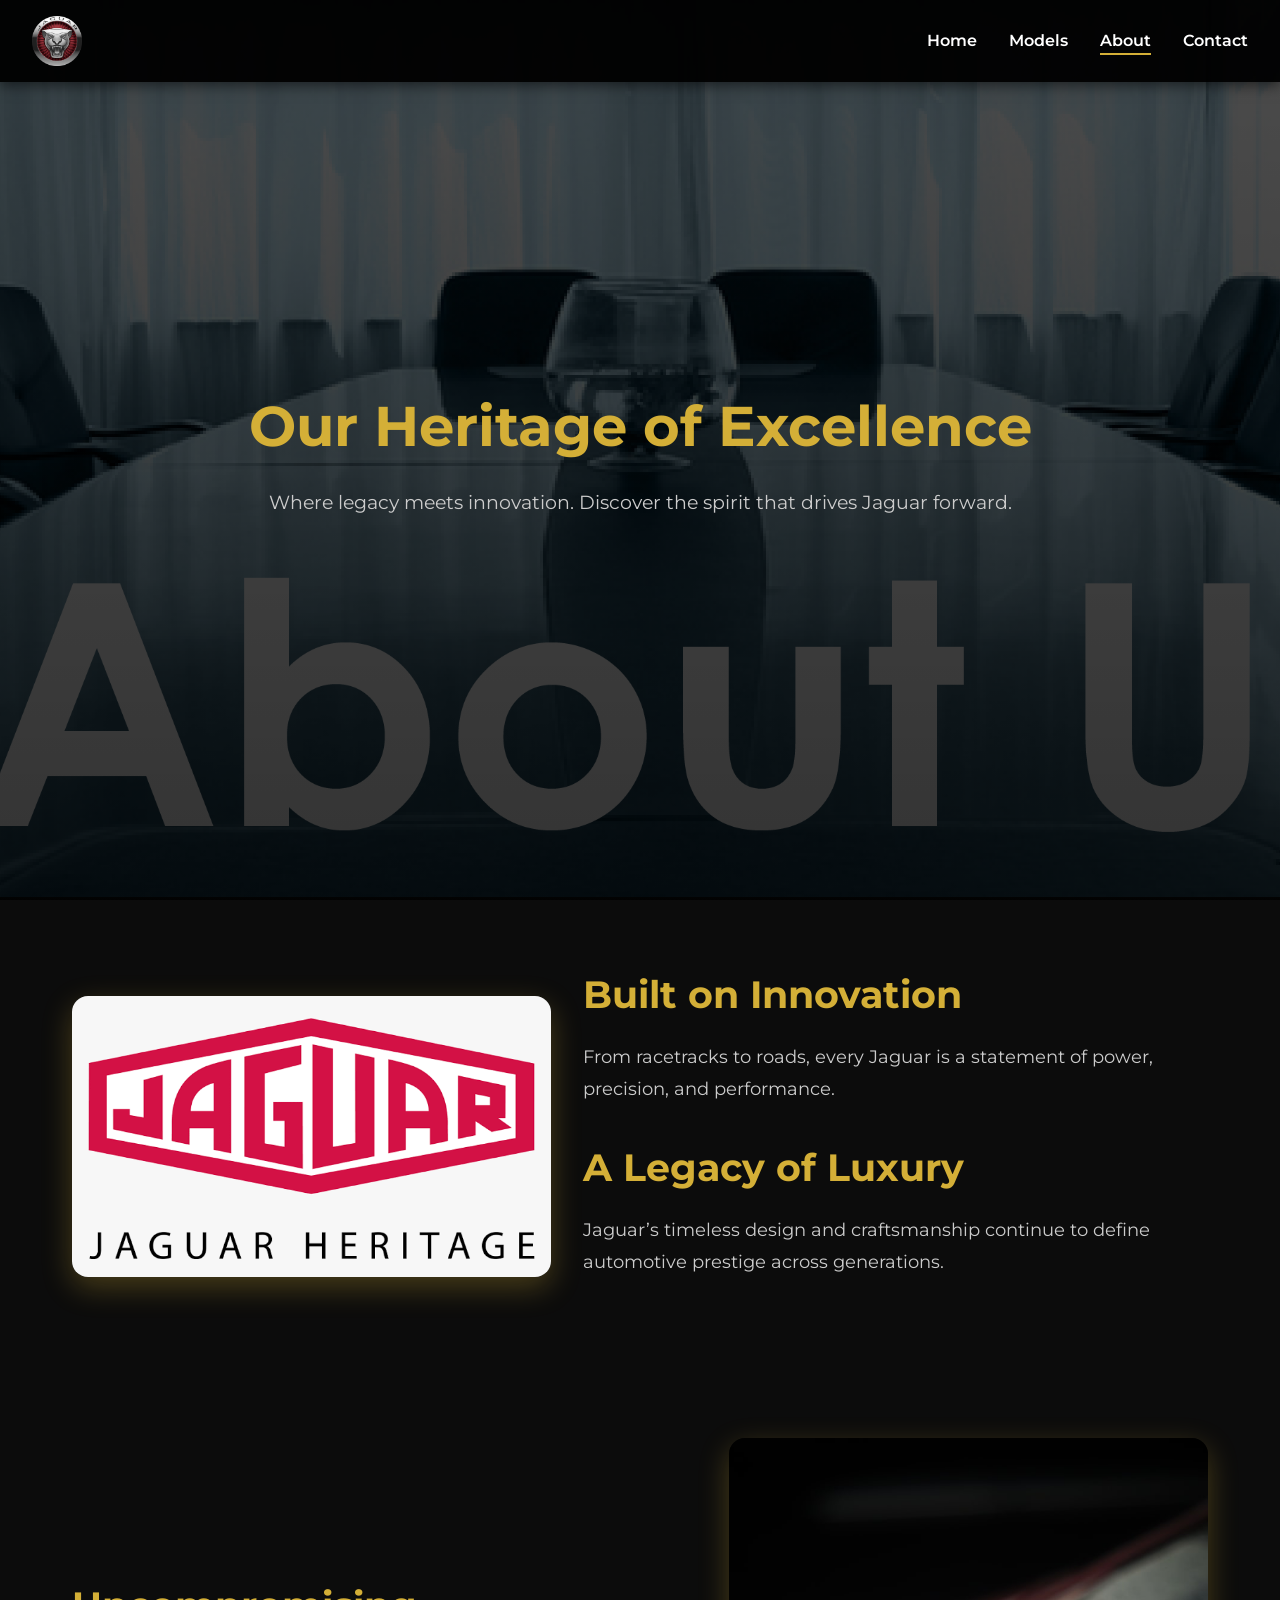
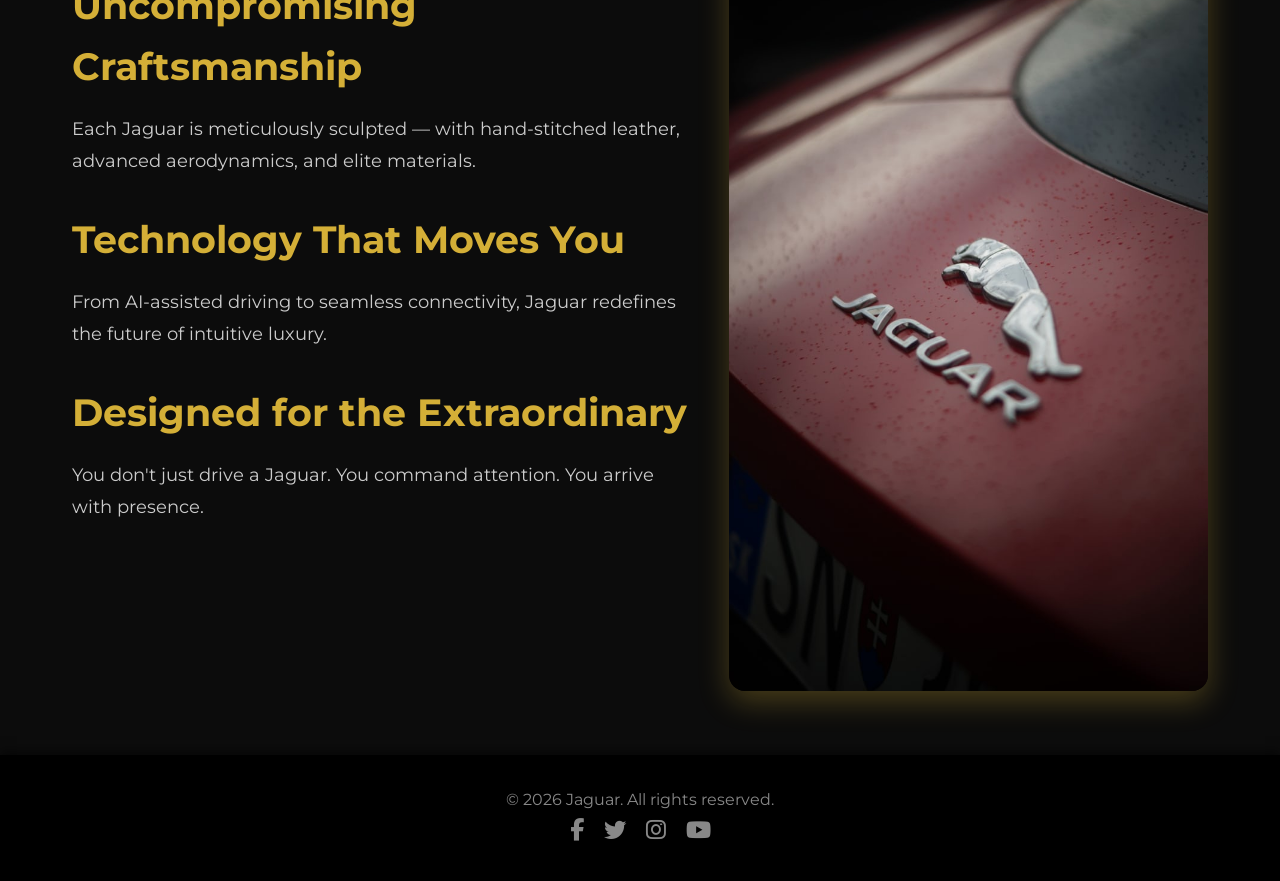
<file: pages/about.html>
<!DOCTYPE html>
<html lang="en">
<head>
  <meta charset="UTF-8" />
  <meta name="viewport" content="width=device-width, initial-scale=1">
  <title>About Jaguar</title>
  <link rel="icon" type="image/png" href="../images/jaguarlogo.png" />
  <link rel="stylesheet" href="https://cdnjs.cloudflare.com/ajax/libs/font-awesome/6.5.0/css/all.min.css" />
  <link href="https://fonts.googleapis.com/css2?family=Montserrat:wght@400;600;800&display=swap" rel="stylesheet">
  <link rel="stylesheet" href="../styles/luxury-theme.css">
</head>
<body>

  <!-- Navigation -->
  <nav class="navbar">
    <div class="logo-container">
      <a href="../index.html"><img src="../images/jaguarlogo.png" alt="Jaguar Logo" class="navbar-logo" /></a>
    </div>
    <ul>
      <li><a href="../index.html">Home</a></li>
      <li><a href="models.html">Models</a></li>
      <li><a href="about.html" class="active">About</a></li>
      <li><a href="contact.html">Contact</a></li>
    </ul>
  </nav>

  <!-- Hero Section -->
  <section class="about-hero">
    <div class="hero-text">
      <h1>Our Heritage of Excellence</h1>
      <p>Where legacy meets innovation. Discover the spirit that drives Jaguar forward.</p>
    </div>
  </section>

  <!-- About Content Sections -->
  <section class="about-content">
    <div class="image">
      <img src="../images/heritage.png" alt="Jaguar Heritage">
    </div>
    <div class="text">
      <h2>Built on Innovation</h2>
      <p>From racetracks to roads, every Jaguar is a statement of power, precision, and performance.</p>
      <h2>A Legacy of Luxury</h2>
      <p>Jaguar’s timeless design and craftsmanship continue to define automotive prestige across generations.</p>
    </div>
  </section>


 
  <section class="about-content reverse">
    <div class="image">
      <img src="../images/heritage1.jpeg" alt="Jaguar Engineering Excellence">
    </div>
    <div class="text">
      <h2>Uncompromising Craftsmanship</h2>
      <p>Each Jaguar is meticulously sculpted — with hand-stitched leather, advanced aerodynamics, and elite materials.</p>
      <h2>Technology That Moves You</h2>
      <p>From AI-assisted driving to seamless connectivity, Jaguar redefines the future of intuitive luxury.</p>
      <h2>Designed for the Extraordinary</h2>
      <p>You don't just drive a Jaguar. You command attention. You arrive with presence.</p>
    </div>
  </section>

  </section>

  <!-- Footer -->
  <footer>
    <div class="footer-content">
      <p>&copy; <script>document.write(new Date().getFullYear())</script> Jaguar. All rights reserved.</p>
      <div class="social-icons">
        <a href="https://facebook.com/jaguar"><i class="fab fa-facebook-f"></i></a>
        <a href="https://twitter.com/jaguar"><i class="fab fa-twitter"></i></a>
        <a href="https://instagram.com/jaguar"><i class="fab fa-instagram"></i></a>
<a href="https://youtube.com/jaguar"><i class="fab fa-youtube"></i></a>
      </div>
    </div>
  </footer>
</body>
</html>
</file>
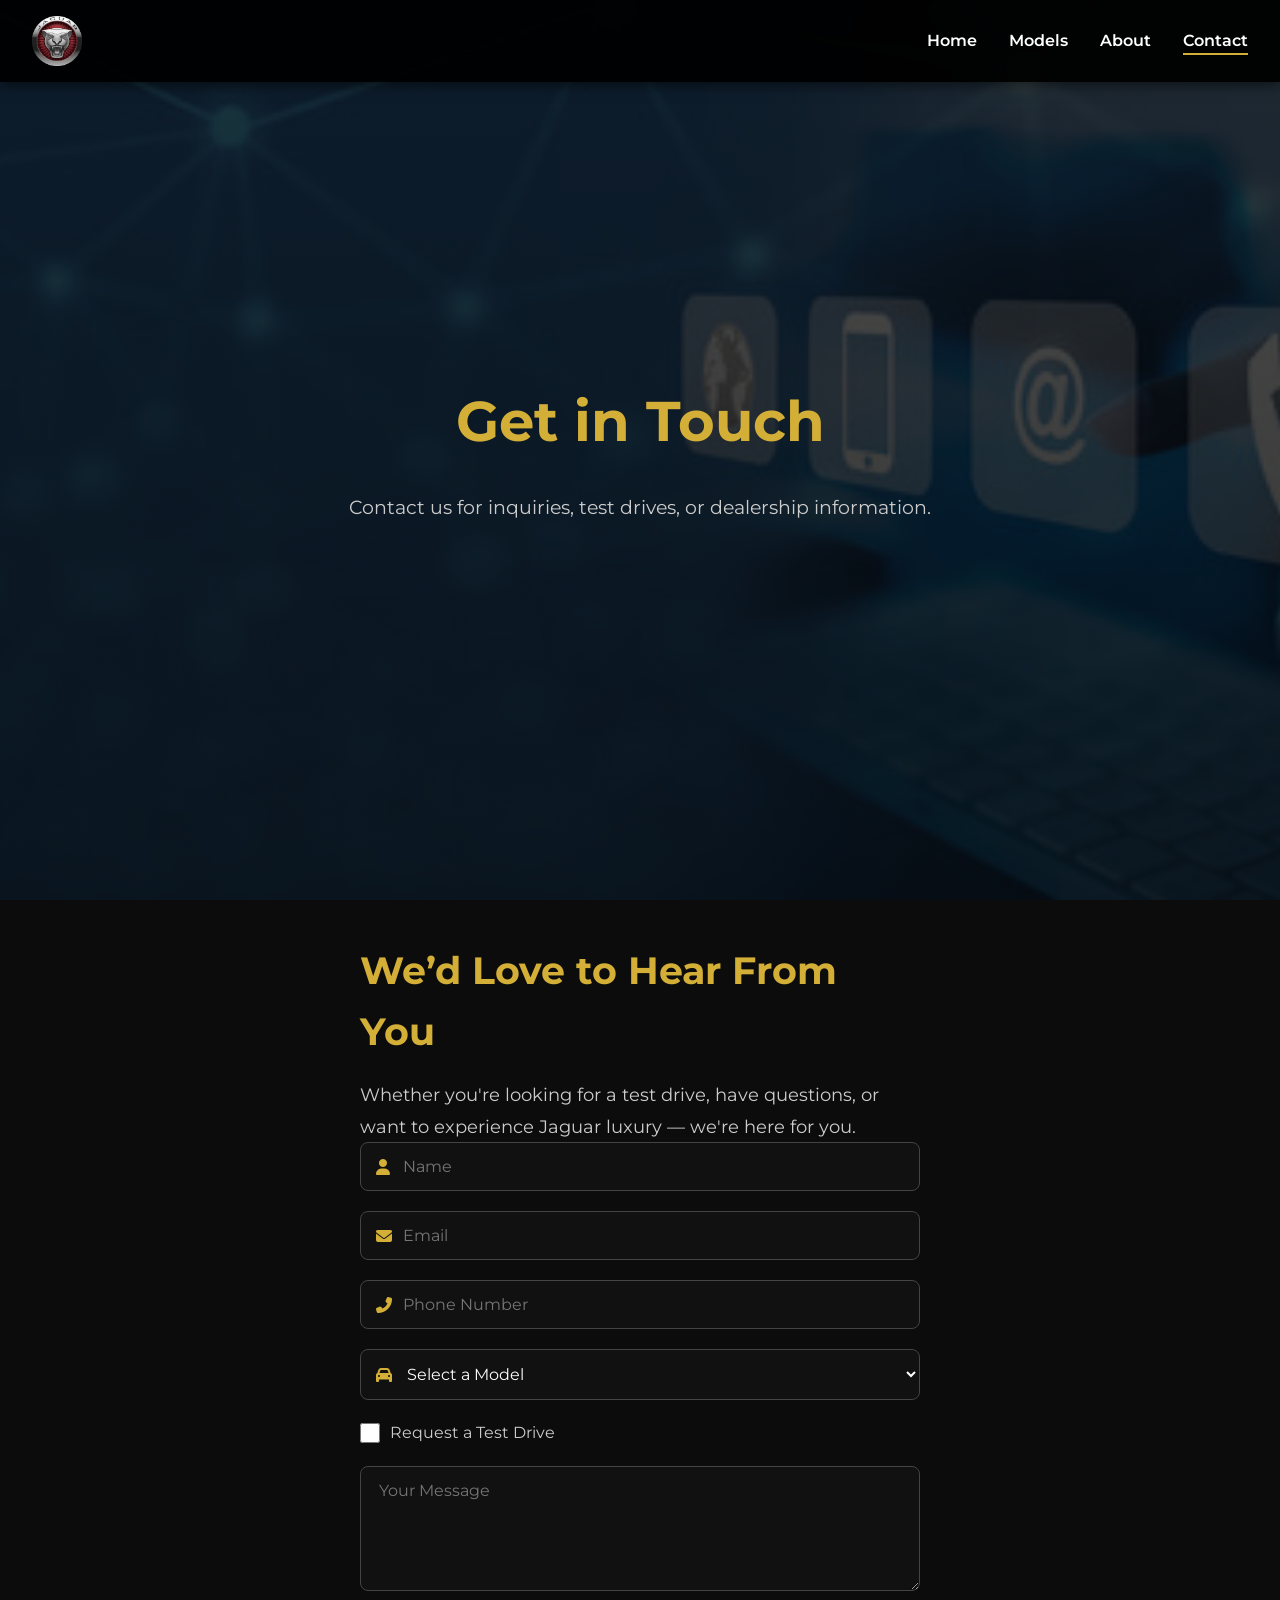
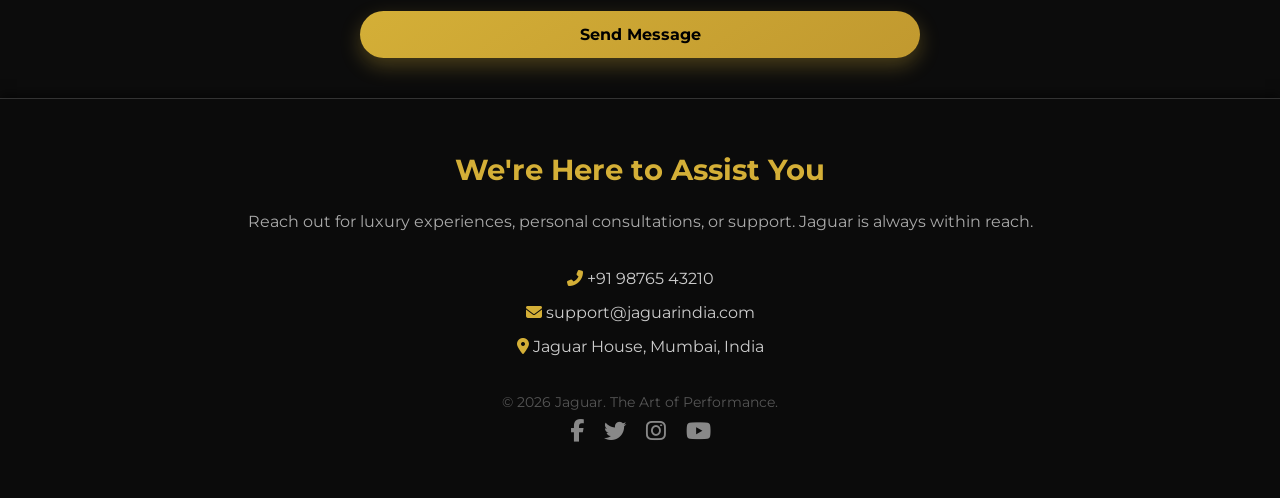
<file: pages/contact.html>
<!DOCTYPE html>
<html lang="en">
<head>
  <meta charset="UTF-8">
  <meta name="viewport" content="width=device-width, initial-scale=1">
  <title>Contact Jaguar</title>
  <link rel="icon" type="image/png" href="../images/jaguarlogo.png" />
  <link rel="stylesheet" href="https://cdnjs.cloudflare.com/ajax/libs/font-awesome/6.5.0/css/all.min.css" />
  <link href="https://fonts.googleapis.com/css2?family=Montserrat:wght@400;600;800&display=swap" rel="stylesheet">
  <link rel="stylesheet" href="../styles/luxury-theme.css">
</head>
<body>
  <nav class="navbar">
    <div class="logo-container">
      <a href="../index.html"><img src="../images/jaguarlogo.png" alt="Jaguar Logo" /></a>
    </div>
    <ul>
      <li><a href="../index.html">Home</a></li>
      <li><a href="models.html">Models</a></li>
      <li><a href="about.html">About</a></li>
      <li><a href="contact.html" class="active">Contact</a></li>
    </ul>
  </nav>

  <section class="contact-hero">
    <h1>Get in Touch</h1>
    <p>Contact us for inquiries, test drives, or dealership information.</p>
  </section>

  <section class="contact-form">
    <h2>We’d Love to Hear From You</h2>
    <p>Whether you're looking for a test drive, have questions, or want to experience Jaguar luxury — we're here for you.</p>

    <form id="jaguar-form">
      <div class="input-wrapper">
        <i class="fas fa-user"></i>
        <input type="text" placeholder="Name" required>
      </div>

      <div class="input-wrapper">
        <i class="fas fa-envelope"></i>
        <input type="email" placeholder="Email" required>
      </div>

      <div class="input-wrapper">
        <i class="fas fa-phone-alt"></i>
        <input type="tel" placeholder="Phone Number">
      </div>

      <div class="input-wrapper">
        <i class="fas fa-car"></i>
        <select required>
          <option value="" disabled selected>Select a Model</option>
          <option value="F-PACE">F-PACE</option>
          <option value="F-TYPE">F-TYPE</option>
          <option value="E-PACE">E-PACE</option>
          <option value="I-PACE">I-PACE</option>
          <option value="XJ">XJ</option>
          <option value="XE">XE</option>
        </select>
      </div>

      <label class="checkbox-label">
        <input type="checkbox">
        <span>Request a Test Drive</span>
      </label>

      <textarea placeholder="Your Message" rows="5" required></textarea>
      <button type="submit">Send Message</button>
    </form>
  </section>

  <!-- Thank You Modal -->
  <div id="thankyou-modal" class="thankyou-modal">
    <div class="thankyou-content">
      <h2>Thank You!</h2>
      <p>Your message has been sent successfully.<br>A Jaguar specialist will contact you shortly.</p>
      <button onclick="closeModal()">Close</button>
    </div>
  </div>

  <script>
    const form = document.getElementById("jaguar-form");
    const modal = document.getElementById("thankyou-modal");

    form.addEventListener("submit", function (e) {
      e.preventDefault();

      const formData = {
        name: form.querySelector('input[type="text"]').value,
        email: form.querySelector('input[type="email"]').value,
        phone: form.querySelector('input[type="tel"]').value,
        model: form.querySelector('select').value,
        testDrive: form.querySelector('input[type="checkbox"]').checked ? "Yes" : "No",
        message: form.querySelector('textarea').value,
      };

      fetch("http://localhost:3000/contact", {
        method: "POST",
        headers: { "Content-Type": "application/json" },
        body: JSON.stringify(formData),
      })
        .then(res => res.json())
        .then(data => {
          if (data.success) {
            modal.style.display = "flex";
            form.reset();
          } else {
            alert("Something went wrong: " + data.error);
          }
        });
    });

    function closeModal() {
      modal.style.display = "none";
    }
  </script>

  <footer style="background-color: #0b0b0b; padding: 3rem 1rem; text-align: center; border-top: 1px solid #333;">
    <div class="footer-contact" style="max-width: 900px; margin: auto;">
      <h2 style="color: #d4af37; font-size: 1.8rem; margin-bottom: 1rem;">We're Here to Assist You</h2>
      <p style="color: #aaa; margin-bottom: 2rem;">Reach out for luxury experiences, personal consultations, or support. Jaguar is always within reach.</p>
      <div class="contact-info" style="display: flex; flex-direction: column; gap: 0.5rem; font-size: 1rem; color: #ccc;">
        <div><i class="fas fa-phone-alt" style="color: #d4af37;"></i> +91 98765 43210</div>
        <div><i class="fas fa-envelope" style="color: #d4af37;"></i> support@jaguarindia.com</div>
        <div><i class="fas fa-map-marker-alt" style="color: #d4af37;"></i> Jaguar House, Mumbai, India</div>
      </div>
      <p style="margin-top: 2rem; color: #555; font-size: 0.9rem;">&copy; <script>document.write(new Date().getFullYear())</script> Jaguar. The Art of Performance.</p>
      <div class="social-icons">
        <a href="https://facebook.com/jaguar"><i class="fab fa-facebook-f"></i></a>
        <a href="https://twitter.com/jaguar"><i class="fab fa-twitter"></i></a>
        <a href="https://instagram.com/jaguar"><i class="fab fa-instagram"></i></a>
        <a href="https://youtube.com/jaguar"><i class="fab fa-youtube"></i></a>
      </div>
    </div>
  </footer>
</body>
</html>
</file>
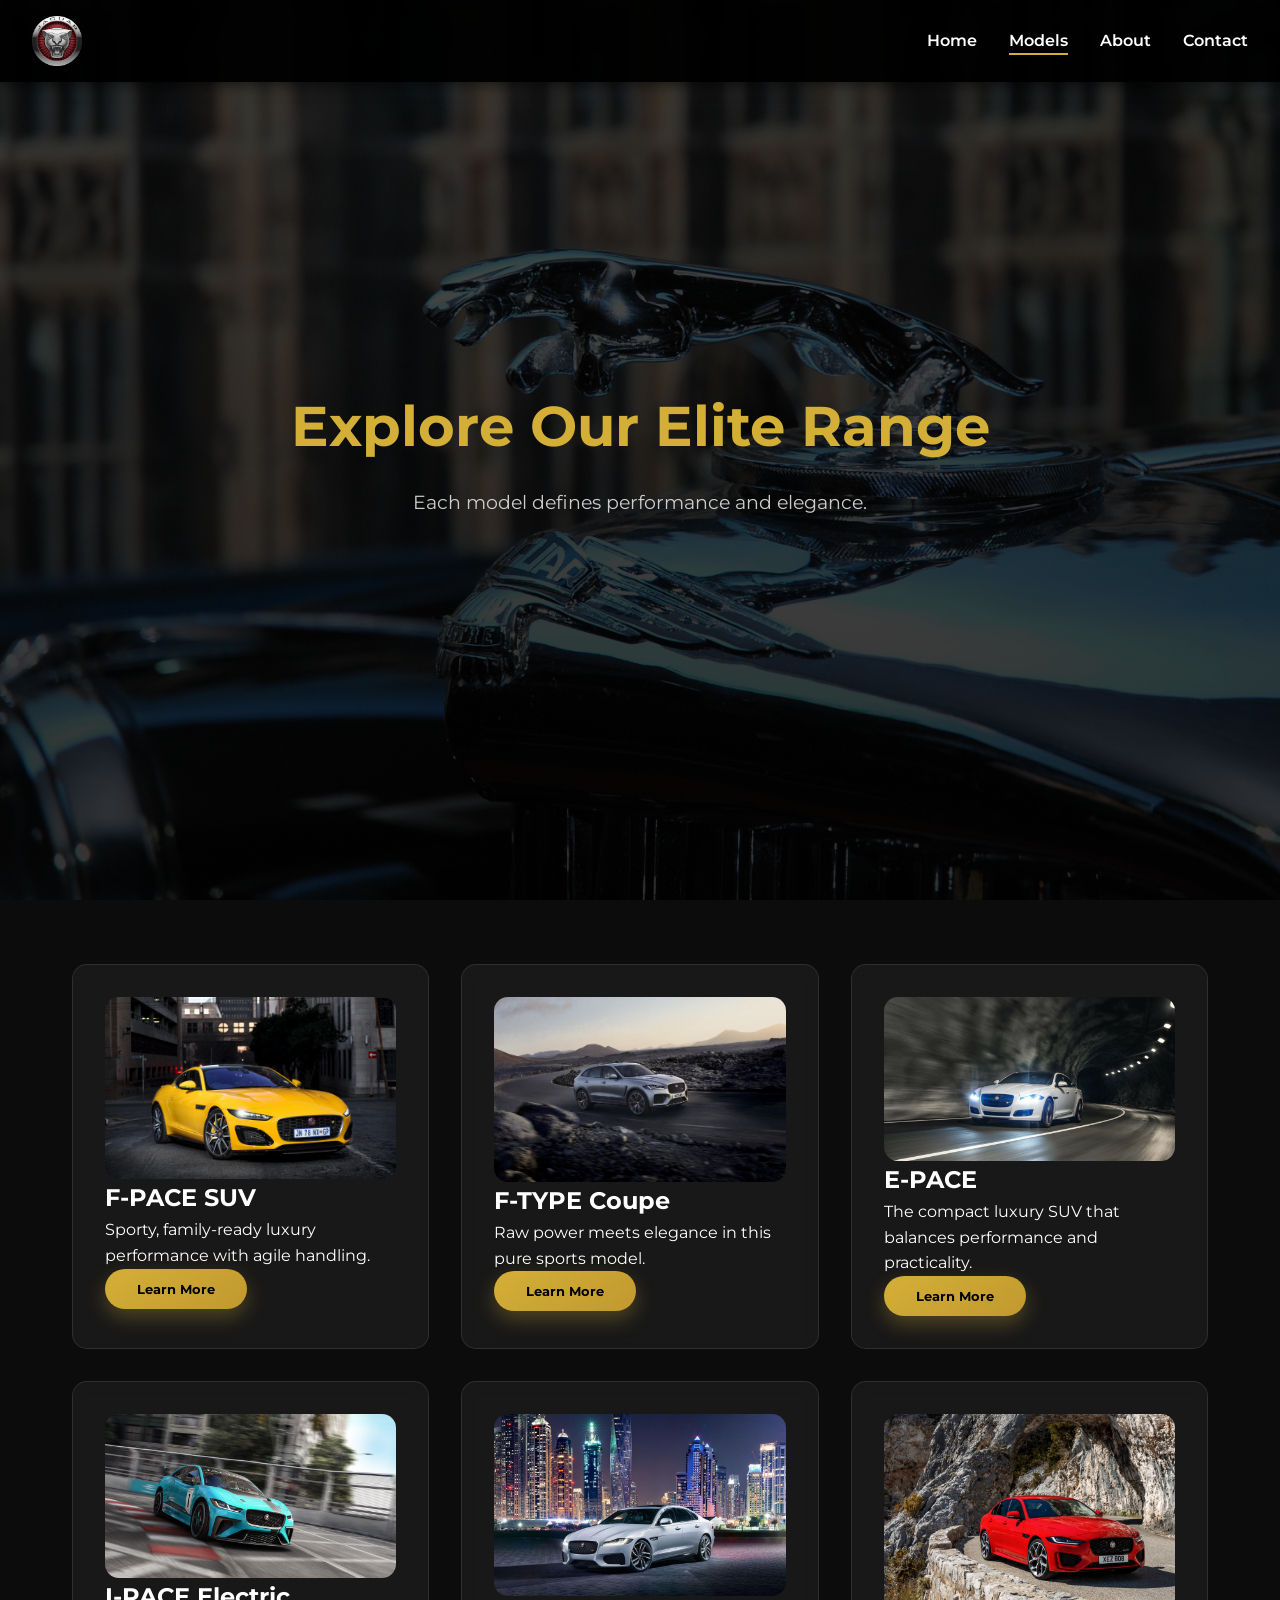
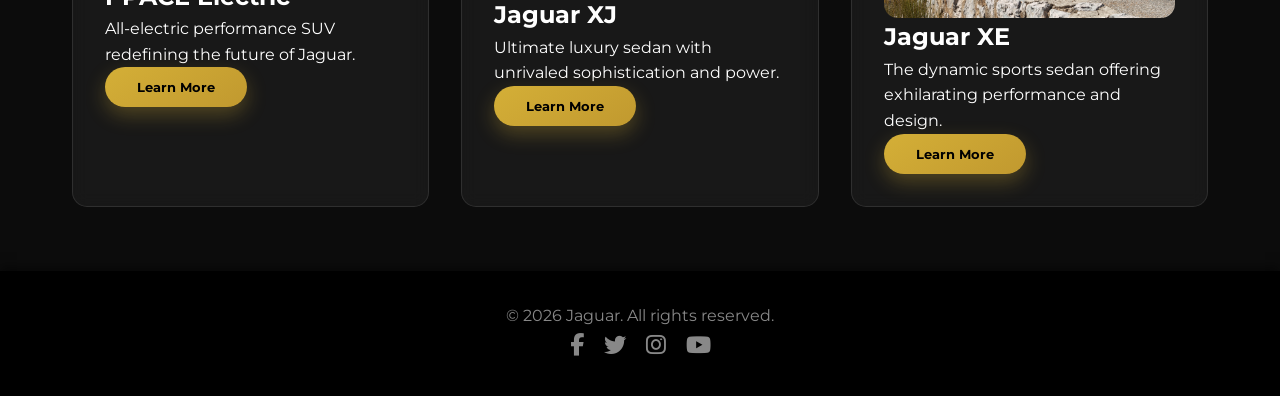
<file: pages/models.html>
<!DOCTYPE html>
<html lang="en">
<head>
  <meta charset="UTF-8">
  <meta name="viewport" content="width=device-width, initial-scale=1">
  <title>Jaguar Models | Luxury Series</title>
  <link rel="icon" type="image/png" href="../images/jaguarlogo.png" />
  <link rel="stylesheet" href="https://cdnjs.cloudflare.com/ajax/libs/font-awesome/6.5.0/css/all.min.css" />
  <link href="https://fonts.googleapis.com/css2?family=Montserrat:wght@400;600;800&display=swap" rel="stylesheet">
  <link rel="stylesheet" href="../styles/luxury-theme.css">
</head>
<body>
  <!-- Navbar -->
  <nav class="navbar">
    <div class="logo-container">
      <a href="../index.html"><img src="../images/jaguarlogo.png" alt="Jaguar Logo" /></a>
    </div>
    <ul>
      <li><a href="../index.html">Home</a></li>
      <li><a href="models.html" class="active">Models</a></li>
      <li><a href="about.html">About</a></li>
      <li><a href="contact.html">Contact</a></li>
    </ul>
  </nav>

  <!-- Models Showcase -->
  <section class="models-hero">
    <div>
      <h1>Explore Our Elite Range</h1>
      <p>Each model defines performance and elegance.</p>
    </div>
  </section>

  <section class="model-cards">
    <div class="card">
      <img src="../images/f-pace.jpg" alt="F-PACE">
      <div class="card-info">
        <h2>F‑PACE SUV</h2>
        <p>Sporty, family-ready luxury performance with agile handling.</p>
        <button>Learn More</button>
      </div>
    </div>

    <div class="card">
      <img src="../images/f-type.jpg" alt="F-TYPE">
      <div class="card-info">
        <h2>F‑TYPE Coupe</h2>
        <p>Raw power meets elegance in this pure sports model.</p>
        <button>Learn More</button>
      </div>
    </div>

    <div class="card">
      <img src="../images/e-pace.jpg" alt="E-PACE">
      <div class="card-info">
        <h2>E‑PACE</h2>
        <p>The compact luxury SUV that balances performance and practicality.</p>
        <button>Learn More</button>
      </div>
    </div>

    <div class="card">
      <img src="../images/i-pace.jpg" alt="I-PACE">
      <div class="card-info">
        <h2>I‑PACE Electric</h2>
        <p>All-electric performance SUV redefining the future of Jaguar.</p>
        <button>Learn More</button>
      </div>
    </div>

    <div class="card">
      <img src="../images/xj.jpg" alt="Jaguar XJ">
      <div class="card-info">
        <h2>Jaguar XJ</h2>
        <p>Ultimate luxury sedan with unrivaled sophistication and power.</p>
        <button>Learn More</button>
      </div>
    </div>

    <div class="card">
      <img src="../images/xe.jpg" alt="Jaguar XE">
      <div class="card-info">
        <h2>Jaguar XE</h2>
        <p>The dynamic sports sedan offering exhilarating performance and design.</p>
        <button>Learn More</button>
      </div>
    </div>
  </section>

  <!-- Footer -->
  <footer>
    <div class="footer-content">
      <p>&copy; <script>document.write(new Date().getFullYear())</script> Jaguar. All rights reserved.</p>
      <div class="social-icons">
        <a href="https://facebook.com/jaguar"><i class="fab fa-facebook-f"></i></a>
        <a href="https://twitter.com/jaguar"><i class="fab fa-twitter"></i></a>
        <a href="https://instagram.com/jaguar"><i class="fab fa-instagram"></i></a>
        <a href="https://youtube.com/jaguar"><i class="fab fa-youtube"></i></a>
      </div>
    </div>
  </footer>
</body>
</html>
</file>
<file: styles/luxury-theme.css>
/* RESET & BASE */
* {
  margin: 0;
  padding: 0;
  box-sizing: border-box;
}

body {
  font-family: 'Montserrat', sans-serif;
  background-color: #0c0c0c;
  color: #ffffff;
  line-height: 1.6;
  scroll-behavior: smooth;
}

img {
  max-width: 100%;
  display: block;
  border-radius: 14px;
  transition: transform 0.3s ease, box-shadow 0.3s ease;
}
img:hover {
  transform: scale(1.025);
  box-shadow: 0 10px 35px rgba(212, 175, 55, 0.3);
}

/* NAVBAR */
.navbar {
  background-color: rgba(0, 0, 0, 0.95);
  display: flex;
  justify-content: space-between;
  align-items: center;
  padding: 1rem 2rem;
  position: fixed;
  width: 100%;
  top: 0;
  z-index: 1000;
  box-shadow: 0 4px 12px rgba(0,0,0,0.5);
}
.navbar ul {
  list-style: none;
  display: flex;
  gap: 2rem;
}
.navbar a {
  color: #fff;
  text-decoration: none;
  font-weight: 600;
  position: relative;
}
.navbar a::after {
  content: '';
  position: absolute;
  bottom: -5px;
  left: 0;
  width: 0%;
  height: 2px;
  background: #d4af37;
  transition: width 0.3s;
}
.navbar a:hover::after,
.navbar a.active::after {
  width: 100%;
}
.logo-container img {
  height: 50px;
  transition: transform 0.3s ease;
}
.logo-container img:hover {
  transform: scale(1.05);
}

/* HERO SECTIONS */
.hero, .about-hero, .story-hero, .models-hero, .contact-hero {
  display: flex;
  justify-content: center;
  align-items: center;
  text-align: center;
  background-position: center;
  background-size: cover;
  background-repeat: no-repeat;
  padding: 6rem 2rem;
  min-height: 60vh;
  color: white;
  animation: fadeIn 1.5s ease-out;
}
.about-content {
  display: flex;
  align-items: center;
  justify-content: space-between;
  flex-wrap: wrap;
  gap: 2rem;
  margin: 4rem auto;
}

.about-content.reverse {
  flex-direction: row-reverse;
}

.about-content .image,
.about-content .text {
  flex: 1 1 48%;
}

.about-content .image img {
  width: 100%;
  height: auto;
  object-fit: cover;
  border-radius: 16px;
  box-shadow: 0 10px 30px rgba(212, 175, 55, 0.3);
  transition: transform 0.3s ease, box-shadow 0.3s ease;
}

.about-content .image img:hover {
  transform: scale(1.03);
  box-shadow: 0 12px 40px rgba(212, 175, 55, 0.4);
}

.about-content .text h2 {
  font-size: 2rem;
  color: #d4af37;
  margin-bottom: 1rem;
}

.about-content .text p {
  font-size: 1.1rem;
  color: #ccc;
  line-height: 1.8;
  margin-bottom: 2rem;
}

.about-hero {
  background: linear-gradient(rgba(0,0,0,0.7), rgba(0,0,0,0.8)),
              url('../images/about-hero.png') center/cover no-repeat;
  height: 100vh;
  display: flex;
  justify-content: center;
  align-items: center;
  color: white;
  text-align: center;
  animation: fadeIn 1.5s ease-out;
}
.contact-hero {
  background: linear-gradient(rgba(0,0,0,0.7), rgba(0,0,0,0.8)),
      url('../images/contact-bg.jpg') center/cover no-repeat;
  height: 100vh;
  display: flex;
  justify-content: center;
  align-items: center;
  flex-direction: column;
  color: white;
  text-align: center;
  animation: fadeIn 1.5s ease-out;
}
.contact-hero h1 {
  font-size: 3rem;
  margin-bottom: 10px;
}
.contact-hero p {
  font-size: 1.1rem;
}
.models-hero {
  background:linear-gradient(rgba(0,0,0,0.7), rgba(0,0,0,0.8)),
       url('../images/models-bg.jpg') center/cover no-repeat;
  height: 100vh;
  display: flex;
  justify-content: center;
  align-items: center;
  color: white;
  text-align: center;
  animation: fadeIn 1.5s ease-out;
}
.models-hero h1 {
  font-size: 3rem;
  margin-bottom: 10px;
}
.models-hero p {
  font-size: 1.2rem;
}
/* About Page Image Fit */
.about-content .image {
  flex: 1 1 400px;
  max-width: 100%;
  display: flex;
  justify-content: center;
  align-items: center;
}

.about-content .image img {
  width: 100%;
  height: auto;
  max-width: 500px;
  border-radius: 16px;
  object-fit: cover;
  box-shadow: 0 10px 30px rgba(212, 175, 55, 0.3);
  transition: transform 0.3s ease, box-shadow 0.3s ease;
}

.about-content .image img:hover {
  transform: scale(1.03);
  box-shadow: 0 12px 40px rgba(212, 175, 55, 0.4);
}

.hero h1, .about-hero h1, .story-hero h1, .models-hero h1, .contact-hero h1 {
  font-size: 3.5rem;
  color: #d4af37;
}
.hero p, .about-hero p, .story-hero p, .models-hero p, .contact-hero p {
  font-size: 1.2rem;
  color: #ccc;
  margin-top: 1rem;
}

/* BUTTONS */
button,
.section button,
.card-info button,
.contact-form button,
.thankyou-content button {
  font-family: 'Montserrat', sans-serif;
  background: linear-gradient(145deg, #d4af37, #c1992f);
  color: #000;
  font-weight: bold;
  border: none;
  border-radius: 30px;
  padding: 0.75rem 2rem;
  cursor: pointer;
  box-shadow: 0 8px 20px rgba(212, 175, 55, 0.3);
  transition: all 0.3s ease;
}
button:hover {
  background-color: #bfa034;
  box-shadow: 0 10px 30px rgba(212, 175, 55, 0.5);
  transform: scale(1.03);
}

/* SECTIONS */
.section, .story-section, .about-content, .model-cards, .contact-form {
  padding: 4rem 2rem;
  max-width: 1200px;
  margin: auto;
}
.section h2, .story-section h2, .about-content .text h2, .contact-form h2 {
  font-size: 2.4rem;
  color: #d4af37;
  margin-bottom: 1rem;
}
.section p, .story-section p, .about-content .text p, .contact-form p {
  font-size: 1.1rem;
  color: #ccc;
  line-height: 1.8;
}

/* FEATURES CARDS */
.features, .model-cards {
  display: grid;
  grid-template-columns: repeat(auto-fit, minmax(280px, 1fr));
  gap: 2rem;
}
.card {
  background: rgba(255,255,255,0.05);
  border: 1px solid rgba(255,255,255,0.1);
  border-radius: 15px;
  padding: 2rem;
  transition: transform 0.3s;
  backdrop-filter: blur(8px);
}
.card:hover {
  transform: translateY(-8px);
}

/* FORMS */
.contact-form {
  max-width: 600px;
  margin: 40px auto;
  padding: 0 20px;
}
.contact-form form {
  display: flex;
  flex-direction: column;
  gap: 20px;
}
.contact-form input,
.contact-form textarea {
  padding: 12px 16px;
  border: 1px solid #ccc;
  border-radius: 4px;
  font-family: 'Montserrat', sans-serif;
  font-size: 1rem;
}
.contact-form button {
  background: linear-gradient(145deg, #d4af37, #c1992f);
  color: #000;
  padding: 14px 32px;
  border: none;
  border-radius: 30px;
  cursor: pointer;
  font-size: 1rem;
  font-weight: bold;
  transition: all 0.3s ease;
  box-shadow: 0 8px 20px rgba(212, 175, 55, 0.3);
}

.contact-form button:hover {
  background: #b89b6a;
  transform: scale(1.03);
}
.contact-form select {
  padding: 12px 16px;
  border: 1px solid #ccc;
  border-radius: 4px;
  font-family: 'Montserrat', sans-serif;
  font-size: 1rem;
  background-color: #111;
  color: #fff;
}

.contact-form select:focus {
  outline: none;
  border-color: #d4af37;
  box-shadow: 0 0 8px rgba(212, 175, 55, 0.4);
}

.contact-form label {
  display: flex;
  align-items: center;
  font-size: 1rem;
  color: #ccc;
  gap: 0.5rem;
}

.contact-form input[type="checkbox"] {
  width: 20px;
  height: 20px;
  accent-color: #d4af37;
}


/* THANK YOU MODAL */
.thankyou-modal {
  display: none;
  position: fixed;
  top: 0; left: 0;
  width: 100%; height: 100%;
  background: rgba(12, 12, 12, 0.9);
  justify-content: center;
  align-items: center;
  z-index: 9999;
}
.thankyou-content {
  background-color: #111;
  border: 2px solid #d4af37;
  padding: 3rem;
  border-radius: 20px;
  text-align: center;
  color: #fff;
  max-width: 500px;
  animation: fadeInUp 0.6s ease;
}

/* FOOTER */
footer {
  background-color: #000;
  padding: 2rem 1rem;
  text-align: center;
  box-shadow: 0 -4px 10px rgba(0,0,0,0.5);
}
.footer-content p {
  color: #888;
}
.social-icons a {
  color: #888;
  margin: 0 0.5rem;
  font-size: 1.4rem;
  transition: color 0.3s ease;
}
.social-icons a:hover {
  color: #d4af37;
}

/* ANIMATIONS */
@keyframes fadeIn {
  from { opacity: 0; transform: translateY(-30px); }
  to { opacity: 1; transform: translateY(0); }
}
@keyframes fadeInUp {
  from { opacity: 0; transform: translateY(40px); }
  to { opacity: 1; transform: translateY(0); }
}
@keyframes slideInLeft {
  from { opacity: 0; transform: translateX(-40px); }
  to { opacity: 1; transform: translateX(0); }
}
@keyframes slideInRight {
  from { opacity: 0; transform: translateX(40px); }
  to { opacity: 1; transform: translateX(0); }
}

/* RESPONSIVE */
@media (max-width: 768px) {
  .navbar {
    flex-direction: column;
    gap: 1rem;
  }
  .navbar ul {
    flex-direction: column;
    align-items: center;
  }
  .hero h1, .about-hero h1, .story-hero h1 {
    font-size: 2.2rem;
  }
  .features, .model-cards {
    grid-template-columns: 1fr;
  }
  .about-content, .about-content.reverse {
    flex-direction: column;
  }
}
.contact-form .input-wrapper {
  position: relative;
}

.contact-form .input-wrapper i {
  position: absolute;
  top: 50%;
  left: 16px;
  transform: translateY(-50%);
  color: #d4af37;
  font-size: 1rem;
}

.contact-form .input-wrapper input,
.contact-form .input-wrapper select {
  padding-left: 42px;
}

.contact-form input,
.contact-form textarea,
.contact-form select {
  width: 100%;
  padding: 14px 18px;
  border: 1px solid #444;
  border-radius: 8px;
  background-color: #111;
  color: #fff;
  font-family: 'Montserrat', sans-serif;
  font-size: 1rem;
  transition: border 0.3s, box-shadow 0.3s;
}

.contact-form input:focus,
.contact-form textarea:focus,
.contact-form select:focus {
  outline: none;
  border-color: #d4af37;
  box-shadow: 0 0 10px rgba(212, 175, 55, 0.4);
}

.contact-form .checkbox-label {
  display: flex;
  align-items: center;
  gap: 10px;
  color: #ccc;
  font-size: 1rem;
}
</file>
